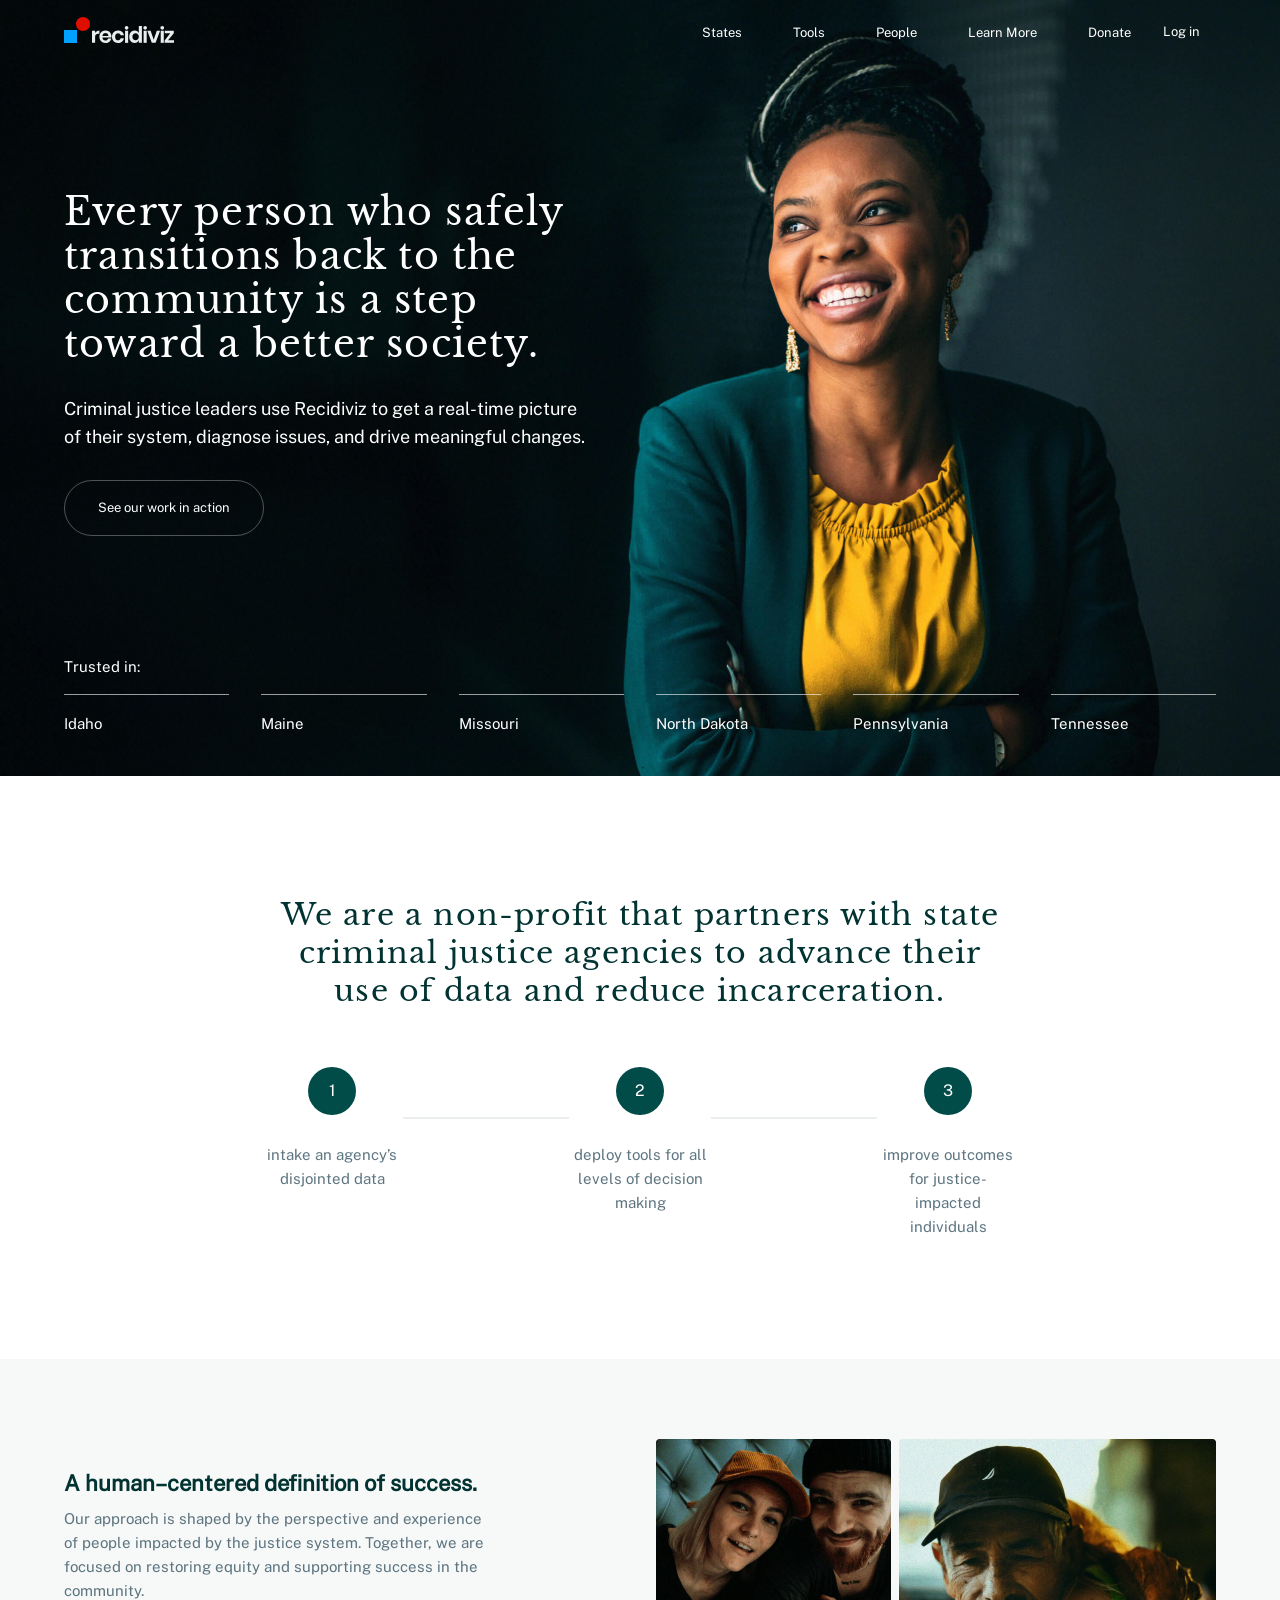
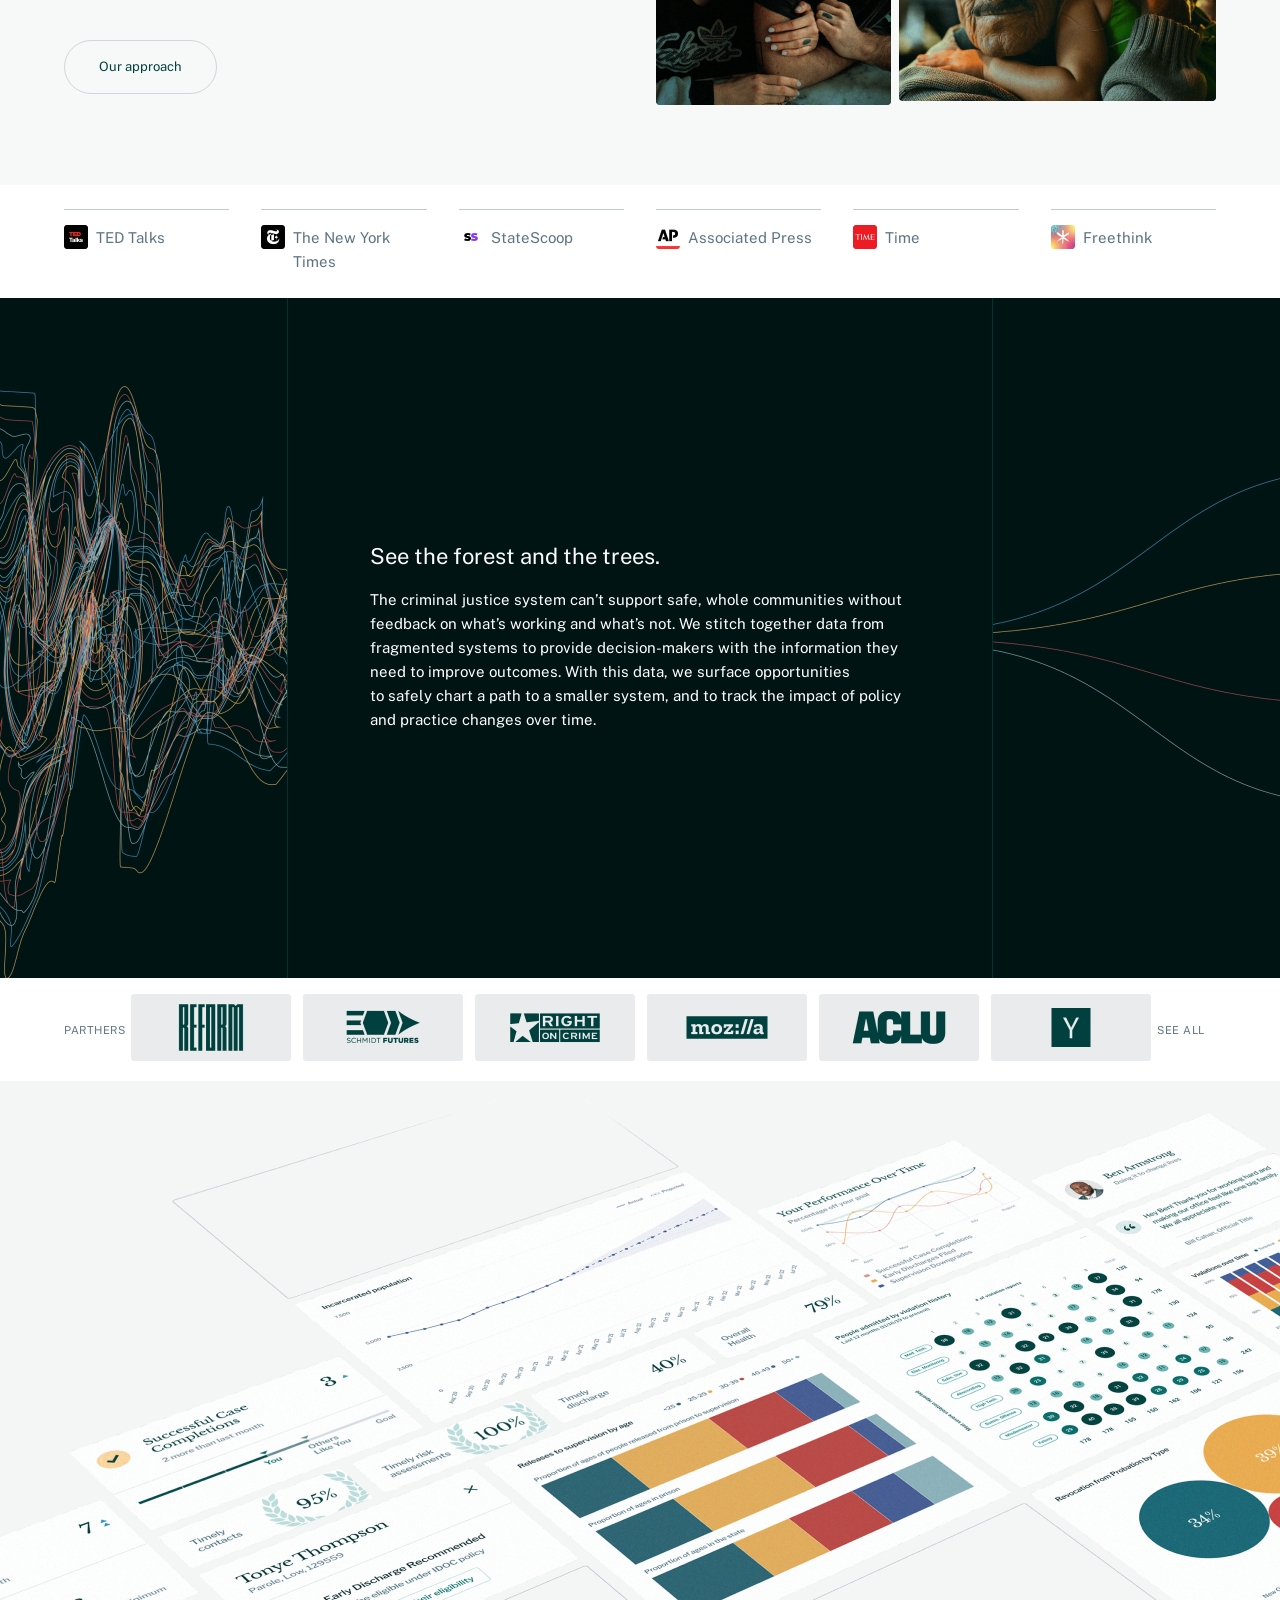
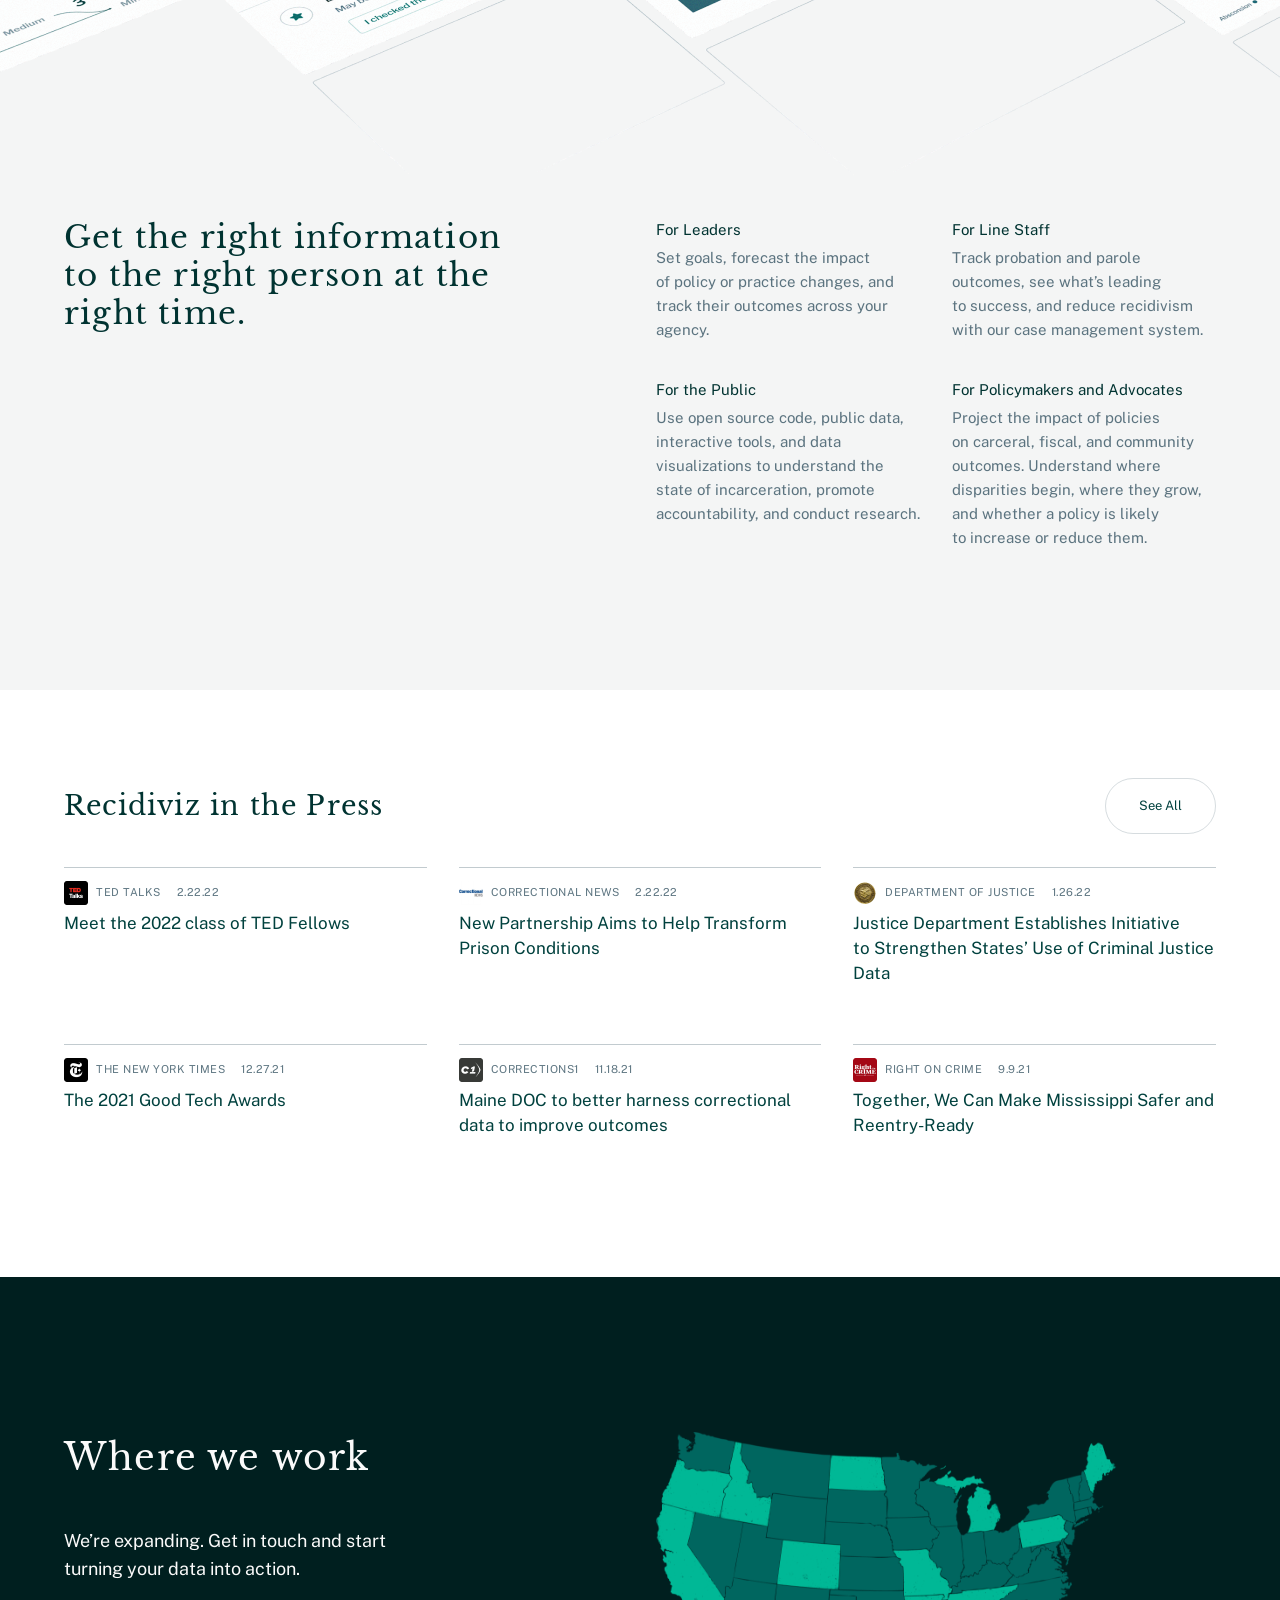
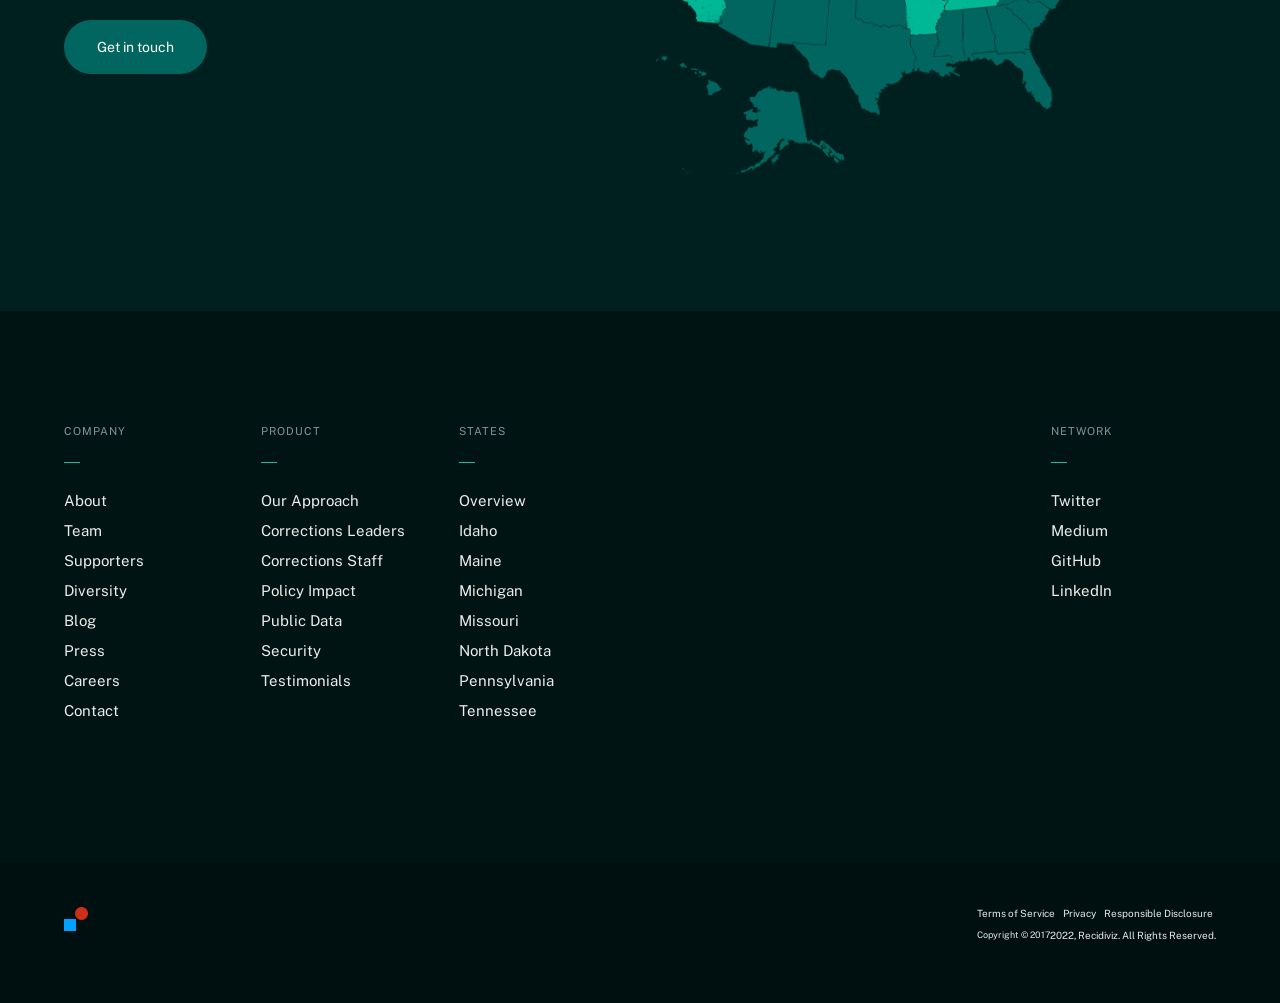
<file: index.html>
<!DOCTYPE html>
<html lang="eu" class="page">

<head>
  <meta charset="UTF-8">
  <meta name="viewport" content="width=device-width, initial-scale=1.0">
  <link rel="shortcut icon" href="favicon.ico" type="image/x-icon">
  <meta http-equiv="X-UA-Compatible" content="ie=edge">
  <meta name="theme-color" content="#111111">
  <title>Recidiviz</title>
  <link rel="preload" href="fonts/PublicSansRegular.woff2" as="font" type="font/woff2" crossorigin>
  <link rel="preload" href="fonts/LibreBaskervilleRegular.woff2" as="font" type="font/woff2" crossorigin>
  <link rel="stylesheet" href="css/vendor.css">
  <link rel="stylesheet" href="css/main.css">
  <script defer src="js/main.js"></script>
</head>

<body class="page__body">
  <div class="site-container">
    <header class="header header--position">
  <div class="container flex header__container">
    <a class="logo">
      <img src="img/logo.svg" alt="Recidiviz logo">
    </a>
    <nav class="nav flex" title="Main Navigation" data-menu>
      <ul class="nav__list list-reset flex" >
        <li class="nav__item">
          <a href="#" class="nav__link">States</a>
        </li>
        <li class="nav__item">
          <a href="#" class="nav__link">Tools</a>
        </li>
        <li class="nav__item">
          <a href="#" class="nav__link">People</a>
        </li>
        <li class="nav__item">
          <a href="#" class="nav__link">Learn More</a>
        </li>
        <li class="nav__item">
          <a href="#" class="nav__link">Donate</a>
        </li>
      </ul>
      <a class="nav__link" href="#">Log in</a>
    </nav>
    <button class="burger" aria-label="Open menu" aria-expanded="false" data-burger>
      <span class="burger__line"></span>
    </button>
  </div>
</header>

    <main class="main">
      <section class="hero">
  <div class="hero__container container grid">
    <div class="hero__content">
      <h1 class="hero__title">Every person who safely transitions back to the community is a step toward a better
        society.</h1>
      <p class="hero__descr">Criminal justice leaders use Recidiviz to get a real-time picture of their system, diagnose
        issues, and drive meaningful changes.</p>
      <a class="btn hero__btn" href="#">See our work in action</a>
    </div>
  </div>
  <div class="container hero__bottom-container">
    <div class="hero__bottom">
      <h2 class="hero__subtitle">Trusted in:</h2>
      <ul class="hero__list list-reset grid">
        <li class="hero__item">
          <a class="hero__link" href="#">Idaho</a>
        </li>
        <li class="hero__item">
          <a class="hero__link" href="#">Maine</a>
        </li>
        <li class="hero__item">
          <a class="hero__link" href="#">Missouri</a>
        </li>
        <li class="hero__item">
          <a class="hero__link" href="#">North Dakota</a>
        </li>
        <li class="hero__item">
          <a class="hero__link" href="#">Pennsylvania</a>
        </li>
        <li class="hero__item">
          <a class="hero__link" href="#">Tennessee</a>
        </li>
      </ul>
    </div>
  </div>
</section>

      <section class="steps">
  <div class="container">
    <h2 class="steps__title">We are a non-profit that partners with state criminal justice agencies to advance their use
      of data and reduce incarceration.</h2>
    <ul class="steps__list list-reset flex">
      <li class="steps__item">
        <p class="steps__descr">intake an agency’s disjointed data</p>
      </li>
      <li class="steps__item steps__item--line" aria-hidden="true"></li>
      <li class="steps__item">
        <p class="steps__descr">deploy tools for all levels of decision making</p>
      </li>
      <li class="steps__item steps__item--line" aria-hidden="true"></li>
      <li class="steps__item">
        <p class="steps__descr">improve outcomes for justice-impacted individuals</p>
      </li>
    </ul>
  </div>
</section>

      <section class="approach">
  <div class="approach__top">
    <div class="container grid">
      <div class="approach__left">
        <h2 class="approach__title">
          A human–centered definition of success.
        </h2>
        <p class="approach__descr">
          Our approach is shaped by the perspective and experience of people impacted by the justice system. Together,
          we are focused on restoring equity and supporting success in the community.
        </p>
        <button class="btn btn-reset approach__btn">Our approach</button>
      </div>
      <div class="approach__right">
        <img class="approach__image" srcset="img/approach-1_2x.jpg 2x" src="img/approach-1.jpg" alt="approach people"
          loading="lazy" width="235" height="266">
        <img class="approach__image" srcset="img/approach-2_2x.jpg 2x" src="img/approach-2.jpg" alt="approach people"
          loading="lazy" width="317" height="262">
      </div>
    </div>
  </div>
  <div class="approach__bottom">
    <div class="container">
      <ul class="approach__list list-reset grid">
        <li class="approach__item">
          <a class="approach__link approach__link--ted" href="#">TED Talks</a>
        </li>
        <li class="approach__item">
          <a class="approach__link approach__link--nyt" href="#">The New York Times</a>
        </li>
        <li class="approach__item">
          <a class="approach__link approach__link--scoop" href="#">StateScoop</a>
        </li>
        <li class="approach__item">
          <a class="approach__link approach__link--press" href="#">Associated Press</a>
        </li>
        <li class="approach__item">
          <a class="approach__link approach__link--time" href="#">Time</a>
        </li>
        <li class="approach__item">
          <a class="approach__link approach__link--freethink" href="#">Freethink</a>
        </li>
      </ul>
    </div>
  </div>
</section>

      <section class="info">
  <div class="info__content">
    <div class="info__text">
      <h2 class="info__title">See the forest and the trees.</h2>
      <p class="info__descr">The criminal justice system can’t support safe, whole communities without feedback on
        what’s
        working and what’s not. We stitch together data from fragmented systems to provide decision-makers with the
        information they need to improve outcomes. With this data, we surface opportunities to safely chart a path
        to a
        smaller system, and to track the impact of policy and practice changes over time.</p>
    </div>
  </div>
</section>

      <section class="parthers">
  <div class="container parthers__container flex">
    <h2 class="parthers__title">Parthers</h2>
    <ul class="parthers__list list-reset">
      <li class="parthers__item">
        <a class="parthers__link" href="#" target="_blank">
          <img class="parthers__logo" src="img/pathers-1.jpg" alt="Reform logo" width="160" height="67" loading="lazy">
        </a>
      </li>
      <li class="parthers__item">
        <a class="parthers__link" href="#" target="_blank">
          <img class="parthers__logo" src="img/pathers-2.jpg" alt="Schmidt logo" width="160" height="67" loading="lazy">
        </a>
      </li>
      <li class="parthers__item">
        <a class="parthers__link" href="#" target="_blank">
          <img class="parthers__logo" src="img/pathers-3.jpg" alt="Right logo" width="160" height="67" loading="lazy">
        </a>
      </li>
      <li class="parthers__item">
        <a class="parthers__link" href="#" target="_blank">
          <img class="parthers__logo" src="img/pathers-4.jpg" alt="Mozilla logo" width="160" height="67" loading="lazy">
        </a>
      </li>
      <li class="parthers__item">
        <a class="parthers__link" href="#" target="_blank">
          <img class="parthers__logo" src="img/pathers-5.jpg" alt="Aclu logo" width="160" height="67" loading="lazy">
        </a>
      </li>
      <li class="parthers__item">
        <a class="parthers__link" href="#" target="_blank">
          <img class="parthers__logo" src="img/pathers-6.jpg" alt="Y logo" width="160" height="67" loading="lazy">
        </a>
      </li>
    </ul>
    <a class="parthers__more" href="#">See All</a>
  </div>
</section>

      <div class="graphics">
        <img class="graphics__img" src="img/graphics.png" srcset="img/graphics_2x.png 2x" alt="" aria-hidden="true">
      </div>
      <section class="information">
  <div class="container grid">
    <div class="information__wrapper">
      <h2 class="information__title">Get the right information to the right person at the right time.</h2>
    </div>
    <ul class="information__list list-reset">
      <li class="information__item">
        <h3 class="information__subtitle">
          For Leaders
        </h3>
        <p class="information__descr">Set goals, forecast the impact of policy or practice changes, and track their
          outcomes across your agency.</p>
      </li>
      <li class="information__item">
        <h3 class="information__subtitle">
          For Line Staff
        </h3>
        <p class="information__descr">Track probation and parole outcomes, see what’s leading to success, and reduce
          recidivism with our case management system.</p>
      </li>
      <li class="information__item">
        <h3 class="information__subtitle">
          For the Public
        </h3>
        <p class="information__descr">Use open source code, public data, interactive tools, and data visualizations to
          understand the state of incarceration, promote accountability, and conduct research.</p>
      </li>
      <li class="information__item">
        <h3 class="information__subtitle">
          For Policymakers and Advocates
        </h3>
        <p class="information__descr">Project the impact of policies on carceral, fiscal, and community outcomes.
          Understand where disparities begin, where they grow, and whether a policy is likely to increase or reduce
          them.</p>
      </li>
    </ul>
  </div>
</section>

      <section class="press">
  <div class="container">
    <div class="press__top">
      <h2 class="press__title">Recidiviz in the Press</h2>
      <a class="press__link btn" href="#">See All</a>
    </div>
    <ul class="press__list list-reset grid">
      <li class="press__item">
        <article class="press-card">
          <div class="press-card__top">
            <div class="press-card__author press-card__author--ted">TED Talks</div>
            <time class="press-card__date" datetime="2022-02-22">2.22.22</time>
          </div>
          <h3 class="press-card__title">
            <a class="press-card__link" href="#">Meet the 2022 class of TED Fellows</a>
          </h3>
        </article>
      </li>
      <li class="press__item">
        <article class="press-card">
          <div class="press-card__top">
            <div class="press-card__author press-card__author--corr">Correctional News</div>
            <time class="press-card__date" datetime="2022-02-22">2.22.22</time>
          </div>
          <h3 class="press-card__title">
            <a class="press-card__link" href="#">New Partnership Aims to Help Transform Prison Conditions</a>
          </h3>
        </article>
      </li>
      <li class="press__item">
        <article class="press-card">
          <div class="press-card__top">
            <div class="press-card__author press-card__author--justice">Department of Justice</div>
            <time class="press-card__date" datetime="2022-01-26">1.26.22</time>
          </div>
          <h3 class="press-card__title">
            <a class="press-card__link" href="#">Justice Department Establishes Initiative to Strengthen States’ Use of
              Criminal Justice Data</a>
          </h3>
        </article>
      </li>
      <li class="press__item">
        <article class="press-card">
          <div class="press-card__top">
            <div class="press-card__author press-card__author--nyt">The New York Times</div>
            <time class="press-card__date" datetime="2021-12-27">12.27.21</time>
          </div>
          <h3 class="press-card__title">
            <a class="press-card__link" href="#">The 2021 Good Tech Awards</a>
          </h3>
        </article>
      </li>
      <li class="press__item">
        <article class="press-card">
          <div class="press-card__top">
            <div class="press-card__author press-card__author--corr1">Corrections1</div>
            <time class="press-card__date" datetime="2021-11-18">11.18.21</time>
          </div>
          <h3 class="press-card__title">
            <a class="press-card__link" href="#">Maine DOC to better harness correctional data to improve outcomes</a>
          </h3>
        </article>
      </li>
      <li class="press__item">
        <article class="press-card">
          <div class="press-card__top">
            <div class="press-card__author press-card__author--crime">Right on Crime</div>
            <time class="press-card__date" datetime="2021-09-09">9.9.21</time>
          </div>
          <h3 class="press-card__title">
            <a class="press-card__link" href="#">Together, We Can Make Mississippi Safer and Reentry-Ready</a>
          </h3>
        </article>
      </li>
    </ul>
  </div>
</section>

      <section class="where">
  <div class="container grid">
    <div class="where__content">
      <h2 class="where__title">Where we work</h2>
      <p class="where__descr">We’re expanding. Get in touch and start turning your data into action.</p>
      <button class="where__btn btn">Get in touch</button>
    </div>
    <div class="where__map">
      <img class="where__image" src="img/map.svg" alt="Map" loading="lazy" width="461" height="342">
    </div>
  </div>
</section>

    </main>
    <footer class="footer">
  <div class="footer__top">
    <div class="container grid">
      <div class="footer__column">
        <h2 class="footer__title">Company</h2>
        <ul class="footer__list list-reset">
          <li class="footer__item">
            <a class="footer__link" href="#">About</a>
          </li>
          <li class="footer__item">
            <a class="footer__link" href="#">Team</a>
          </li>
          <li class="footer__item">
            <a class="footer__link" href="#">Supporters</a>
          </li>
          <li class="footer__item">
            <a class="footer__link" href="#">Diversity</a>
          </li>
          <li class="footer__item">
            <a class="footer__link" href="#">Blog</a>
          </li>
          <li class="footer__item">
            <a class="footer__link" href="#">Press</a>
          </li>
          <li class="footer__item">
            <a class="footer__link" href="#">Careers</a>
          </li>
          <li class="footer__item">
            <a class="footer__link" href="#">Contact</a>
          </li>
        </ul>
      </div>
      <div class="footer__column">
        <h2 class="footer__title">Product</h2>
        <ul class="footer__list list-reset">
          <li class="footer__item">
            <a class="footer__link" href="#">Our Approach</a>
          </li>
          <li class="footer__item">
            <a class="footer__link" href="#">Corrections Leaders</a>
          </li>
          <li class="footer__item">
            <a class="footer__link" href="#">Corrections Staff</a>
          </li>
          <li class="footer__item">
            <a class="footer__link" href="#">Policy Impact</a>
          </li>
          <li class="footer__item">
            <a class="footer__link" href="#">Public Data</a>
          </li>
          <li class="footer__item">
            <a class="footer__link" href="#">Security</a>
          </li>
          <li class="footer__item">
            <a class="footer__link" href="#">Testimonials</a>
          </li>
        </ul>
      </div>
      <div class="footer__column">
        <h2 class="footer__title">States</h2>
        <ul class="footer__list list-reset">
          <li class="footer__item">
            <a class="footer__link" href="#">Overview</a>
          </li>
          <li class="footer__item">
            <a class="footer__link" href="#">Idaho</a>
          </li>
          <li class="footer__item">
            <a class="footer__link" href="#">Maine</a>
          </li>
          <li class="footer__item">
            <a class="footer__link" href="#">Michigan</a>
          </li>
          <li class="footer__item">
            <a class="footer__link" href="#">Missouri</a>
          </li>
          <li class="footer__item">
            <a class="footer__link" href="#">North Dakota</a>
          </li>
          <li class="footer__item">
            <a class="footer__link" href="#">Pennsylvania</a>
          </li>
          <li class="footer__item">
            <a class="footer__link" href="#">Tennessee</a>
          </li>
        </ul>
      </div>
      <div class="footer__column">
        <h2 class="footer__title">Network</h2>
        <ul class="footer__list list-reset">
          <li class="footer__item">
            <a class="footer__link" href="#">Twitter</a>
          </li>
          <li class="footer__item">
            <a class="footer__link" href="#">Medium</a>
          </li>
          <li class="footer__item">
            <a class="footer__link" href="#">GitHub</a>
          </li>
          <li class="footer__item">
            <a class="footer__link" href="#">LinkedIn</a>
          </li>
        </ul>
      </div>
    </div>
  </div>
  <div class="footer__bottom">
    <div class="footer__bottom-container container">
      <a class="footer__logo">
        <img src="img/logo-footer.svg" alt="logo" width="24" height="24">
      </a>
      <div class="footer__text">
        <ul class="footer__sublist list-reset">
          <li class="footer__sublist-item">
            <a class="footer__sublist-link" href="#">Terms of Service</a>
          </li>
          <li class="footer__sublist-item">
            <a class="footer__sublist-link" href="#">Privacy</a>
          </li>
          <li class="footer__sublist-item">
            <a class="footer__sublist-link" href="#">Responsible Disclosure</a>
          </li>
        </ul>
        <div class="footer__bottom-text">
          <div class="footer__copy">Copyright © 2017</div>
          <div class="footer__right">2022, Recidiviz. All Rights Reserved.</div>
        </div>
      </div>
    </div>
  </div>
</footer>

  </div>
</body>

</html>
</file>
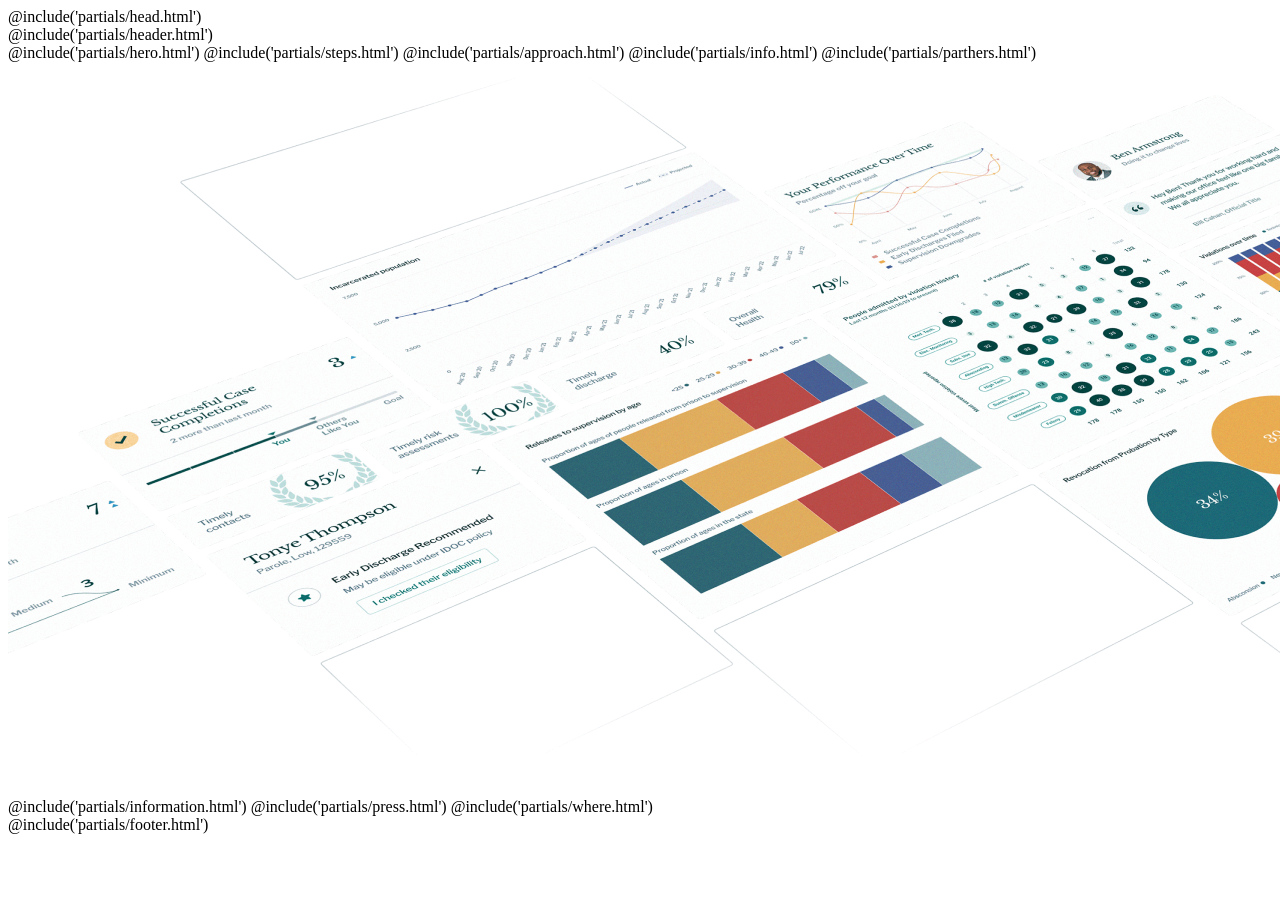
<file: src/index.html>
<!DOCTYPE html>
<html lang="eu" class="page">

@include('partials/head.html')

<body class="page__body">
  <div class="site-container">
    @include('partials/header.html')
    <main class="main">
      @include('partials/hero.html')
      @include('partials/steps.html')
      @include('partials/approach.html')
      @include('partials/info.html')
      @include('partials/parthers.html')
      <div class="graphics">
        <img class="graphics__img" src="img/graphics.png" srcset="img/graphics_2x.png 2x" alt="" aria-hidden="true">
      </div>
      @include('partials/information.html')
      @include('partials/press.html')
      @include('partials/where.html')
    </main>
    @include('partials/footer.html')
    <!-- @include('html/h1.html') пример include -->
  </div>
</body>

</html>
</file>
<file: css/main.css>
:root {
  --font-family: "PublicSans", sans-serif;
  --second-family: "LibreBaskerville", sans-serif;
  --content-width: 1152px;
  --container-offset: 15px;
  --container-width: calc(var(--content-width) + (var(--container-offset) * 2));
  --offset: 32px;
  --main-size: 13px;
  --second-size: 15px;
  --light-color: #fff;
  --accent-color: #00a1f0;
  --active-color: #e00e00;
  --deep-teal: #003331;
  --text-color: rgba(53, 83, 98, 0.8);
}

/* stylelint-disable */ /* stylelint-disable */ /* stylelint-disable */
.custom-checkbox__field:checked + .custom-checkbox__content::after {
  opacity: 1;
}

.custom-checkbox__field:focus + .custom-checkbox__content::before {
  outline: 2px solid #f00;
  outline-offset: 2px;
}

.custom-checkbox__field:disabled + .custom-checkbox__content {
  opacity: 0.4;
  pointer-events: none;
}

/* stylelint-disable */ /* stylelint-disable */ /* stylelint-disable value-keyword-case */
@font-face {
  font-family: "PublicSans";
  src: url("../fonts/../fonts/PublicSansRegular.woff2") format("woff2");
  font-weight: 400;
  font-display: swap;
  font-style: normal;
}
@font-face {
  font-family: "LibreBaskerville";
  src: url("../fonts/../fonts/LibreBaskervilleRegular.woff2") format("woff2");
  font-weight: 400;
  font-display: swap;
  font-style: normal;
}
html {
  -webkit-box-sizing: border-box;
  box-sizing: border-box;
}

*,
*::before,
*::after {
  -webkit-box-sizing: inherit;
  box-sizing: inherit;
}

.page {
  height: 100%;
  font-family: var(--font-family);
  -webkit-text-size-adjust: 100%;
}

.page__body {
  margin: 0;
  min-width: 320px;
  min-height: 100%;
  font-size: 16px;
}

img {
  height: auto;
  max-width: 100%;
  -o-object-fit: cover;
  object-fit: cover;
}

a {
  text-decoration: none;
}

.site-container {
  overflow: hidden;
}

.is-hidden {
  display: none !important; /* stylelint-disable-line declaration-no-important */
}

.btn-reset {
  border: none;
  padding: 0;
  background-color: transparent;
  cursor: pointer;
}

.list-reset {
  list-style: none;
  margin: 0;
  padding: 0;
}

.input-reset {
  -webkit-appearance: none;
  -moz-appearance: none;
  appearance: none;
  border: none;
  border-radius: 0;
  background-color: #fff;
}
.input-reset::-webkit-search-decoration, .input-reset::-webkit-search-cancel-button, .input-reset::-webkit-search-results-button, .input-reset::-webkit-search-results-decoration {
  display: none;
}

.visually-hidden {
  position: absolute;
  overflow: hidden;
  margin: -1px;
  border: 0;
  padding: 0;
  width: 1px;
  height: 1px;
  clip: rect(0 0 0 0);
}

.container {
  margin: 0 auto;
  padding: 0 var(--container-offset);
  max-width: var(--container-width);
}

.js-focus-visible :focus:not(.focus-visible) {
  outline: none;
}

.centered {
  text-align: center;
}

.dis-scroll {
  position: fixed;
  left: 0;
  top: 0;
  overflow: hidden;
  width: 100%;
  height: 100vh;
  -ms-scroll-chaining: none;
  overscroll-behavior: none;
}

.page--ios .dis-scroll {
  position: relative;
}

.flex {
  display: -webkit-box;
  display: -ms-flexbox;
  display: flex;
}

.grid {
  display: -ms-grid;
  display: grid;
  -ms-grid-columns: (1fr)[12];
  grid-template-columns: repeat(12, 1fr);
  -webkit-column-gap: var(--offset);
  -moz-column-gap: var(--offset);
  column-gap: var(--offset);
}
@media (max-width: 768px) {
  .grid {
    -ms-grid-columns: (1fr)[4];
    grid-template-columns: repeat(4, 1fr);
  }
}

.graphics {
  background-color: #f4f5f5;
}
.graphics__img {
  width: 100%;
}

.burger {
  --burger-width: 30px;
  --burger-height: 30px;
  --burger-line-height: 2px;
  position: relative;
  border: none;
  padding: 0;
  width: var(--burger-width);
  height: var(--burger-height);
  color: #000;
  background-color: transparent;
  cursor: pointer;
  display: none;
  --burger-height: 20px;
  color: var(--light-color);
}
.burger::before, .burger::after {
  content: "";
  position: absolute;
  left: 0;
  width: 100%;
  height: var(--burger-line-height);
  background-color: currentColor;
  -webkit-transition: top 0.3s ease-in-out, -webkit-transform 0.3s ease-in-out;
  transition: top 0.3s ease-in-out, -webkit-transform 0.3s ease-in-out;
  -o-transition: transform 0.3s ease-in-out, top 0.3s ease-in-out;
  transition: transform 0.3s ease-in-out, top 0.3s ease-in-out;
  transition: transform 0.3s ease-in-out, top 0.3s ease-in-out, -webkit-transform 0.3s ease-in-out;
}
.burger::before {
  top: 0;
}
.burger::after {
  top: calc(100% - var(--burger-line-height));
}
.burger__line {
  position: absolute;
  left: 0;
  top: 50%;
  width: 100%;
  height: var(--burger-line-height);
  background-color: currentColor;
  -webkit-transform: translateY(-50%);
  -ms-transform: translateY(-50%);
  transform: translateY(-50%);
  -webkit-transition: -webkit-transform 0.3s ease-in-out;
  transition: -webkit-transform 0.3s ease-in-out;
  -o-transition: transform 0.3s ease-in-out;
  transition: transform 0.3s ease-in-out;
  transition: transform 0.3s ease-in-out, -webkit-transform 0.3s ease-in-out;
}
.burger--active::before {
  top: 50%;
  -webkit-transform: rotate(45deg);
  -ms-transform: rotate(45deg);
  transform: rotate(45deg);
  -webkit-transition: top 0.3s ease-in-out, -webkit-transform 0.3s ease-in-out;
  transition: top 0.3s ease-in-out, -webkit-transform 0.3s ease-in-out;
  -o-transition: transform 0.3s ease-in-out, top 0.3s ease-in-out;
  transition: transform 0.3s ease-in-out, top 0.3s ease-in-out;
  transition: transform 0.3s ease-in-out, top 0.3s ease-in-out, -webkit-transform 0.3s ease-in-out;
}
.burger--active::after {
  top: 50%;
  -webkit-transform: rotate(-45deg);
  -ms-transform: rotate(-45deg);
  transform: rotate(-45deg);
  -webkit-transition: top 0.3s ease-in-out, -webkit-transform 0.3s ease-in-out;
  transition: top 0.3s ease-in-out, -webkit-transform 0.3s ease-in-out;
  -o-transition: transform 0.3s ease-in-out, top 0.3s ease-in-out;
  transition: transform 0.3s ease-in-out, top 0.3s ease-in-out;
  transition: transform 0.3s ease-in-out, top 0.3s ease-in-out, -webkit-transform 0.3s ease-in-out;
}
.burger--active .burger__line {
  -webkit-transform: scale(0);
  -ms-transform: scale(0);
  transform: scale(0);
  -webkit-transition: -webkit-transform 0.3s ease-in-out;
  transition: -webkit-transform 0.3s ease-in-out;
  -o-transition: transform 0.3s ease-in-out;
  transition: transform 0.3s ease-in-out;
  transition: transform 0.3s ease-in-out, -webkit-transform 0.3s ease-in-out;
}
@media (max-width: 768px) {
  .burger {
    display: block;
  }
}

.btn {
  display: -webkit-inline-box;
  display: -ms-inline-flexbox;
  display: inline-flex;
  -webkit-box-align: center;
  -ms-flex-align: center;
  align-items: center;
  -webkit-box-pack: center;
  -ms-flex-pack: center;
  justify-content: center;
  border: 1px solid rgba(255, 255, 255, 0.3);
  border-radius: 80px;
  padding: 17px 33px;
  font-size: var(--main-size);
  line-height: 20px;
  letter-spacing: 0.02px;
  text-align: center;
  color: var(--light-color);
  -webkit-transition: background-color 0.3s ease, border-color 0.3s ease;
  -o-transition: background-color 0.3s ease, border-color 0.3s ease;
  transition: background-color 0.3s ease, border-color 0.3s ease;
  cursor: pointer;
}
.btn:focus {
  outline: none;
}
@media (any-hover: hover) {
  .btn:hover {
    border-color: var(--accent-color);
    background-color: var(--accent-color);
  }
}
.btn:active {
  border-color: var(--active-color);
  background-color: var(--active-color);
}

.btn.focus-visible {
  border-color: var(--active-color);
}

.header {
  padding: 17px 0;
}
.header__container {
  -webkit-box-align: center;
  -ms-flex-align: center;
  align-items: center;
  -webkit-box-pack: justify;
  -ms-flex-pack: justify;
  justify-content: space-between;
}
.header--position {
  position: absolute;
  left: 0;
  top: 0;
  z-index: 10;
  width: 100%;
}

.nav {
  -webkit-box-align: center;
  -ms-flex-align: center;
  align-items: center;
  padding-right: 16px;
}
.nav__list {
  -webkit-box-align: center;
  -ms-flex-align: center;
  align-items: center;
  margin-right: 32px;
  gap: 51px;
}
@media (max-width: 768px) {
  .nav__list {
    -webkit-box-orient: vertical;
    -webkit-box-direction: normal;
    -ms-flex-direction: column;
    flex-direction: column;
    -webkit-box-align: start;
    -ms-flex-align: start;
    align-items: flex-start;
    margin-right: 0;
  }
}
.nav__link {
  font-size: var(--main-size);
  color: var(--light-color);
  -webkit-transition: color 0.3s ease;
  -o-transition: color 0.3s ease;
  transition: color 0.3s ease;
}
.nav__link:focus {
  outline: none;
}
@media (any-hover: hover) {
  .nav__link:hover {
    color: var(--accent-color);
  }
}
.nav__link:active {
  color: var(--active-color);
}
@media (max-width: 768px) {
  .nav__link {
    font-size: 16px;
  }
}
@media (max-width: 768px) {
  .nav {
    position: fixed;
    left: 0;
    top: 0;
    width: 60%;
    z-index: 100;
    height: 100vh;
    overflow-y: auto;
    padding: var(--offset);
    background-color: #001414;
    -webkit-box-orient: vertical;
    -webkit-box-direction: normal;
    -ms-flex-direction: column;
    flex-direction: column;
    -webkit-box-align: start;
    -ms-flex-align: start;
    align-items: flex-start;
    gap: 51px;
    visibility: hidden;
    -webkit-transform: translateX(-100%);
    -ms-transform: translateX(-100%);
    transform: translateX(-100%);
    -webkit-transition: visibility 0.3s ease, -webkit-transform 0.3s ease;
    transition: visibility 0.3s ease, -webkit-transform 0.3s ease;
    -o-transition: transform 0.3s ease, visibility 0.3s ease;
    transition: transform 0.3s ease, visibility 0.3s ease;
    transition: transform 0.3s ease, visibility 0.3s ease, -webkit-transform 0.3s ease;
  }
}

.nav__link.focus-visible {
  outline: 1px solid var(--accent-color);
  outline-offset: 3px;
}

.nav.menu--active {
  visibility: visible;
  -webkit-transform: none;
  -ms-transform: none;
  transform: none;
}

.hero {
  display: -webkit-box;
  display: -ms-flexbox;
  display: flex;
  -webkit-box-orient: vertical;
  -webkit-box-direction: normal;
  -ms-flex-direction: column;
  flex-direction: column;
  padding-top: 190px;
  padding-bottom: 40px;
  min-height: 776px;
  color: var(--light-color);
  background-image: url(../img/hero-bg.jpg);
  background-repeat: no-repeat;
  background-size: cover;
  background-position: center top;
}
@media (max-width: 1024px) {
  .hero__container {
    margin-bottom: var(--offset);
  }
}
.hero__content {
  -ms-grid-column-span: 6;
  grid-column: 6 span;
}
@media (max-width: 768px) {
  .hero__content {
    -ms-grid-column-span: 4;
    grid-column: 4 span;
  }
}
.hero__title {
  margin: 0;
  margin-bottom: 29px;
  font-family: var(--second-family);
  font-weight: 400;
  font-size: 38px;
  line-height: 44px;
  letter-spacing: 1.2px;
}
@media (max-width: 1024px) {
  .hero__title {
    font-size: 32px;
    line-height: 40px;
  }
}
.hero__descr {
  margin: 0;
  margin-bottom: 29px;
  font-weight: 400;
  font-size: 18px;
  line-height: 28px;
}
.hero__bottom-container {
  margin-top: auto;
  width: 100%;
}
.hero__subtitle {
  margin: 0;
  margin-bottom: 15px;
  font-weight: 400;
  font-size: 15px;
  line-height: 24px;
}
@media (max-width: 768px) {
  .hero__list {
    row-gap: var(--offset);
  }
}
.hero__item {
  -ms-grid-column-span: 2;
  grid-column: 2 span;
}
.hero__link {
  display: block;
  border-top: 1px solid rgba(255, 255, 255, 0.6);
  padding-top: 17px;
  font-weight: 400;
  font-size: 15px;
  line-height: 24px;
  color: inherit;
  -webkit-transition: color 0.3s ease, border-color 0.3s ease;
  -o-transition: color 0.3s ease, border-color 0.3s ease;
  transition: color 0.3s ease, border-color 0.3s ease;
}
.hero__link:focus {
  outline: none;
}
@media (any-hover: hover) {
  .hero__link:hover {
    border-color: var(--accent-color);
    color: var(--accent-color);
  }
}
.hero__link:active {
  border-color: var(--active-color);
  color: var(--active-color);
}

.hero__link.focus-visible {
  border-color: var(--active-color);
  color: var(--active-color);
}

.steps {
  padding: 120px 0;
  background-color: var(--light-color);
}
.steps__title {
  margin: 0 auto;
  margin-bottom: 57px;
  max-width: 720px;
  font-family: var(--second-family);
  font-weight: 400;
  font-size: 30px;
  line-height: 38px;
  text-align: center;
  letter-spacing: 1.2px;
  color: var(--deep-teal);
}
@media (max-width: 768px) {
  .steps__title {
    font-size: 24px;
    line-height: 32px;
  }
}
.steps__list {
  max-width: 758px;
  margin: 0 auto;
  -webkit-box-pack: justify;
  -ms-flex-pack: justify;
  justify-content: space-between;
  counter-reset: steps;
}
@media (max-width: 768px) {
  .steps__list {
    -ms-flex-wrap: wrap;
    flex-wrap: wrap;
    gap: var(--offset);
  }
}
.steps__item {
  display: -webkit-box;
  display: -ms-flexbox;
  display: flex;
  -webkit-box-orient: vertical;
  -webkit-box-direction: normal;
  -ms-flex-direction: column;
  flex-direction: column;
  -webkit-box-align: center;
  -ms-flex-align: center;
  align-items: center;
}
.steps__item::before {
  content: counter(steps);
  counter-increment: steps;
  display: -webkit-box;
  display: -ms-flexbox;
  display: flex;
  -webkit-box-align: center;
  -ms-flex-align: center;
  align-items: center;
  -webkit-box-pack: center;
  -ms-flex-pack: center;
  justify-content: center;
  margin-bottom: 28px;
  width: 48px;
  height: 48px;
  background-color: #014c48;
  border-radius: 100%;
  font-weight: 400;
  font-size: 16px;
  line-height: 30px;
  color: var(--light-color);
}
.steps__item--line {
  position: relative;
  -webkit-box-flex: 1;
  -ms-flex-positive: 1;
  flex-grow: 1;
}
.steps__item--line::before {
  display: none;
}
.steps__item--line::after {
  content: "";
  position: absolute;
  left: 0;
  top: 50%;
  margin-top: -35px;
  width: 100%;
  height: 1px;
  background: rgba(53, 83, 98, 0.2);
  -webkit-transform: translateY(-50%);
  -ms-transform: translateY(-50%);
  transform: translateY(-50%);
}
@media (max-width: 768px) {
  .steps__item {
    width: 100%;
  }
  .steps__item::after {
    display: none;
  }
}
.steps__descr {
  margin: 0;
  max-width: 142px;
  font-weight: 400;
  font-size: 15px;
  line-height: 24px;
  text-align: center;
  color: rgba(53, 83, 98, 0.8);
}
@media (max-width: 768px) {
  .steps {
    padding: 60px 0;
  }
}

.approach__top {
  padding: 80px 0;
  background-color: #f7f8f8;
}
@media (max-width: 768px) {
  .approach__top {
    padding: 60px 0;
  }
}
.approach__left {
  -ms-grid-column-span: 5;
  grid-column: 5 span;
  padding-top: 33px;
}
@media (max-width: 1200px) {
  .approach__left {
    margin-bottom: var(--offset);
  }
}
@media (max-width: 768px) {
  .approach__left {
    -ms-grid-column-span: 4;
    grid-column: 4 span;
  }
}
.approach__right {
  display: -webkit-box;
  display: -ms-flexbox;
  display: flex;
  -webkit-box-align: start;
  -ms-flex-align: start;
  align-items: flex-start;
  -webkit-box-pack: end;
  -ms-flex-pack: end;
  justify-content: flex-end;
  grid-column: 7/6 span;
  gap: 8px;
}
@media (max-width: 1200px) {
  .approach__right {
    -ms-grid-column-span: 12;
    grid-column: 12 span;
    -webkit-box-pack: start;
    -ms-flex-pack: start;
    justify-content: flex-start;
  }
}
@media (max-width: 768px) {
  .approach__right {
    -ms-grid-column-span: 4;
    grid-column: 4 span;
    -ms-flex-wrap: wrap;
    flex-wrap: wrap;
  }
}
.approach__image {
  border-radius: 3px;
}
.approach__title {
  margin: 0;
  margin-bottom: 13px;
  font-size: 22px;
  line-height: 22px;
  color: var(--deep-teal);
}
.approach__descr {
  margin: 0;
  margin-bottom: 37px;
  font-weight: 400;
  font-size: 15px;
  line-height: 24px;
  color: var(--text-color);
}
.approach__btn {
  padding: 16px 34px;
  border: 1px solid rgba(53, 83, 98, 0.2);
  border-radius: 80px;
  color: #00413e;
}
.approach__bottom {
  padding: 24px 0;
  background-color: var(--light-color);
}
.approach__item {
  -ms-grid-column-span: 2;
  grid-column: 2 span;
}
.approach__link {
  display: block;
  border-top: 1px solid rgba(53, 83, 98, 0.3);
  padding-top: 16px;
  padding-left: 32px;
  font-weight: 400;
  font-size: 15px;
  line-height: 24px;
  color: var(--text-color);
  -webkit-transition: color 0.3s ease, border-color 0.3s ease;
  -o-transition: color 0.3s ease, border-color 0.3s ease;
  transition: color 0.3s ease, border-color 0.3s ease;
  background-position: left top 15px;
  background-size: 24px 24px;
  background-repeat: no-repeat;
}
.approach__link:focus {
  outline: none;
}
@media (any-hover: hover) {
  .approach__link:hover {
    border-color: var(--accent-color);
    color: var(--accent-color);
  }
}
.approach__link:active {
  border-color: var(--active-color);
  color: var(--active-color);
}
.approach__link--ted {
  background-image: url(../img/approach-icon-1.png);
}
.approach__link--nyt {
  background-image: url(../img/approach-icon-2.png);
}
.approach__link--scoop {
  background-image: url(../img/approach-icon-3.png);
}
.approach__link--press {
  background-image: url(../img/approach-icon-4.png);
}
.approach__link--time {
  background-image: url(../img/approach-icon-5.png);
}
.approach__link--freethink {
  background-image: url(../img/approach-icon-6.png);
}

.approach__link.focus-visible {
  border-color: var(--active-color);
}

.info {
  position: relative;
  display: -webkit-box;
  display: -ms-flexbox;
  display: flex;
  background-color: #001414;
  height: 680px;
}
.info::before {
  content: "";
  width: 287px;
  -ms-flex-negative: 0;
  flex-shrink: 0;
  height: 100%;
  background-image: url(../img/info-1.png);
  background-repeat: no-repeat;
  background-size: cover;
  background-position: center center;
}
@media (max-width: 1024px) {
  .info::before {
    display: none;
  }
}
.info::after {
  content: "";
  width: 287px;
  -ms-flex-negative: 0;
  flex-shrink: 0;
  height: 100%;
  background-image: url(../img/info-2.png);
  background-repeat: no-repeat;
  background-size: cover;
  background-position: center center;
}
@media (max-width: 1024px) {
  .info::after {
    display: none;
  }
}
.info__content {
  display: -webkit-box;
  display: -ms-flexbox;
  display: flex;
  -webkit-box-orient: vertical;
  -webkit-box-direction: normal;
  -ms-flex-direction: column;
  flex-direction: column;
  -webkit-box-pack: center;
  -ms-flex-pack: center;
  justify-content: center;
  -webkit-box-align: center;
  -ms-flex-align: center;
  align-items: center;
  -webkit-box-flex: 1;
  -ms-flex-positive: 1;
  flex-grow: 1;
  border-left: 1px solid var(--deep-teal);
  border-right: 1px solid var(--deep-teal);
  padding: 0 82px;
  height: 100%;
}
@media (max-width: 1024px) {
  .info__content {
    padding: var(--offset);
  }
}
@media (max-width: 768px) {
  .info__content {
    padding: 60px 15px;
  }
}
.info__text {
  max-width: 542px;
}
.info__title {
  margin: 0 auto;
  margin-bottom: 21px;
  font-weight: 400;
  font-size: 22px;
  line-height: 22px;
  color: var(--light-color);
}
.info__descr {
  margin: 0 auto;
  font-weight: 400;
  font-size: 15px;
  line-height: 24px;
  color: var(--light-color);
}
@media (max-width: 1024px) {
  .info {
    height: auto;
  }
}

.parthers {
  padding: 16px 0;
}
.parthers__container {
  -webkit-box-align: center;
  -ms-flex-align: center;
  align-items: center;
  gap: 6px;
}
@media (max-width: 1200px) {
  .parthers__container {
    -webkit-box-pack: justify;
    -ms-flex-pack: justify;
    justify-content: space-between;
  }
}
@media (max-width: 1024px) {
  .parthers__container {
    -ms-flex-wrap: wrap;
    flex-wrap: wrap;
    -webkit-box-pack: start;
    -ms-flex-pack: start;
    justify-content: flex-start;
  }
}
@media (max-width: 1200px) {
  .parthers__logo {
    max-width: 130px;
  }
}
.parthers__title {
  margin: 0;
  font-weight: 400;
  font-size: 11px;
  line-height: 16px;
  letter-spacing: 0.5px;
  text-transform: uppercase;
  color: var(--text-color);
}
.parthers__more {
  font-weight: 400;
  font-size: 11px;
  line-height: 16px;
  letter-spacing: 0.5px;
  text-transform: uppercase;
  color: var(--text-color);
  -webkit-transition: color 0.3s ease;
  -o-transition: color 0.3s ease;
  transition: color 0.3s ease;
}
.parthers__more:focus {
  outline: none;
}
@media (any-hover: hover) {
  .parthers__more:hover {
    color: var(--accent-color);
  }
}
.parthers__more:active {
  color: var(--active-color);
}
.parthers__list {
  display: -webkit-box;
  display: -ms-flexbox;
  display: flex;
  -webkit-box-align: center;
  -ms-flex-align: center;
  align-items: center;
  gap: 12px;
}
@media (max-width: 1200px) {
  .parthers__list {
    -webkit-box-pack: justify;
    -ms-flex-pack: justify;
    justify-content: space-between;
  }
}
@media (max-width: 1024px) {
  .parthers__list {
    -ms-flex-wrap: wrap;
    flex-wrap: wrap;
    -webkit-box-pack: start;
    -ms-flex-pack: start;
    justify-content: flex-start;
  }
}
.parthers__link:focus {
  outline: none;
}

.parthers__more.focus-visible {
  outline: 1px solid var(--active-color);
  outline-offset: 2px;
}

.parthers__link.focus-visible {
  outline: 1px solid var(--active-color);
  outline-offset: 2px;
}

.information {
  position: relative;
  padding-bottom: 140px;
  background-color: #f4f5f5;
}
.information__wrapper {
  -ms-grid-column-span: 6;
  grid-column: 6 span;
}
@media (max-width: 768px) {
  .information__wrapper {
    -ms-grid-column-span: 4;
    grid-column: 4 span;
  }
}
.information__title {
  margin: 0;
  max-width: 80%;
  font-family: var(--second-family);
  font-weight: 400;
  font-size: 31px;
  line-height: 38px;
  letter-spacing: 1.2px;
  color: var(--deep-teal);
}
@media (max-width: 768px) {
  .information__title {
    margin-bottom: 20px;
  }
}
.information__list {
  grid-column: 7/6 span;
  display: -ms-grid;
  display: grid;
  -ms-grid-columns: (1fr)[6];
  grid-template-columns: repeat(6, 1fr);
  -webkit-column-gap: var(--offset);
  -moz-column-gap: var(--offset);
  column-gap: var(--offset);
  row-gap: 36px;
}
@media (max-width: 768px) {
  .information__list {
    -ms-grid-column-span: 4;
    grid-column: 4 span;
    -ms-grid-columns: (1fr)[4];
    grid-template-columns: repeat(4, 1fr);
  }
}
.information__item {
  -ms-grid-column-span: 3;
  grid-column: 3 span;
}
@media (max-width: 768px) {
  .information__item {
    -ms-grid-column-span: 4;
    grid-column: 4 span;
  }
}
.information__subtitle {
  margin: 0;
  margin-bottom: 4px;
  font-weight: 400;
  font-size: 15px;
  line-height: 24px;
  color: var(--deep-teal);
}
.information__descr {
  margin: 0;
  font-weight: 400;
  font-size: 15px;
  line-height: 24px;
  color: var(--text-color);
}
@media (max-width: 768px) {
  .information {
    padding-bottom: 60px;
  }
}

.press {
  padding: 88px 0;
  background-color: var(--light-color);
}
.press__top {
  margin-bottom: 33px;
  display: -webkit-box;
  display: -ms-flexbox;
  display: flex;
  -webkit-box-align: center;
  -ms-flex-align: center;
  align-items: center;
  -webkit-box-pack: justify;
  -ms-flex-pack: justify;
  justify-content: space-between;
}
@media (max-width: 768px) {
  .press__top {
    -ms-flex-wrap: wrap;
    flex-wrap: wrap;
    gap: 20px;
  }
}
.press__title {
  margin: 0;
  font-family: var(--second-family);
  font-weight: 400;
  font-size: 27px;
  line-height: 38px;
  letter-spacing: 1.2px;
  color: var(--deep-teal);
}
.press__link {
  color: #00413e;
  border: 1px solid rgba(53, 83, 98, 0.2);
}
.press__list {
  row-gap: var(--offset);
}
.press__item {
  -ms-grid-column-span: 4;
  grid-column: 4 span;
}
@media (max-width: 768px) {
  .press {
    padding: 60px 0;
  }
}

.press-card {
  position: relative;
  border-top: 1px solid rgba(53, 83, 98, 0.3);
  padding-top: 16px;
  min-height: 145px;
}
.press-card__top {
  display: -webkit-box;
  display: -ms-flexbox;
  display: flex;
  -webkit-box-align: center;
  -ms-flex-align: center;
  align-items: center;
  gap: 16px;
  margin-bottom: 11px;
}
.press-card__author {
  font-weight: 400;
  font-size: 11px;
  line-height: 16px;
  letter-spacing: 0.5px;
  text-transform: uppercase;
  color: var(--text-color);
  margin: -18px 0;
  padding: 18px 0;
  padding-left: 32px;
  -webkit-transition: color 0.3s ease, border-color 0.3s ease;
  -o-transition: color 0.3s ease, border-color 0.3s ease;
  transition: color 0.3s ease, border-color 0.3s ease;
  background-position: left top 15px;
  background-size: 24px 24px;
  background-repeat: no-repeat;
}
.press-card__author--ted {
  background-image: url(../img/approach-icon-1.png);
}
.press-card__author--nyt {
  background-image: url(../img/approach-icon-2.png);
}
.press-card__author--corr {
  background-image: url(../img/press-1.png);
}
.press-card__author--justice {
  background-image: url(../img/press-2.png);
}
.press-card__author--corr1 {
  background-image: url(../img/press-3.png);
}
.press-card__author--crime {
  background-image: url(../img/press-4.png);
}
.press-card__date {
  font-weight: 400;
  font-size: 11px;
  line-height: 16px;
  letter-spacing: 0.5px;
  text-transform: uppercase;
  color: var(--text-color);
}
.press-card__title {
  margin: 0;
  font-weight: 400;
  font-size: 17px;
  line-height: 25px;
  color: #00413e;
}
.press-card__link {
  color: inherit;
  -webkit-transition: color 0.3s ease;
  -o-transition: color 0.3s ease;
  transition: color 0.3s ease;
}
.press-card__link::after {
  content: "";
  position: absolute;
  inset: 0;
}
.press-card__link:focus {
  outline: none;
}
@media (any-hover: hover) {
  .press-card__link:hover {
    color: var(--accent-color);
  }
}
.press-card__link:active {
  color: var(--active-color);
}

.press-card__link.focus-visible::after {
  outline: 1px solid var(--active-color);
}

.where {
  padding-top: 155px;
  padding-bottom: 133px;
  background-color: #001f1f;
  color: var(--light-color);
}
.where__content {
  -ms-grid-column-span: 4;
  grid-column: 4 span;
}
@media (max-width: 768px) {
  .where__content {
    margin-bottom: 20px;
  }
}
.where__map {
  grid-column: 7/5 span;
}
@media (max-width: 768px) {
  .where__map {
    -ms-grid-column-span: 4;
    grid-column: 4 span;
  }
}
.where__title {
  margin: 0;
  margin-bottom: 43px;
  font-family: var(--second-family);
  font-weight: 400;
  font-size: 36px;
  line-height: 52px;
  letter-spacing: 1.2px;
  color: #fafafa;
}
.where__descr {
  margin: 0;
  margin-bottom: 37px;
  font-weight: 400;
  font-size: 18px;
  line-height: 28px;
  color: #fafafa;
}
.where__btn {
  border: none;
  font-size: 14px;
  background-color: #00665f;
}
@media (max-width: 768px) {
  .where {
    padding: 60px 0;
  }
}

.footer__top {
  padding-top: 112px;
  padding-bottom: 137px;
  background-color: #001414;
}
@media (max-width: 768px) {
  .footer__top .container {
    row-gap: var(--offset);
  }
}
@media (max-width: 768px) {
  .footer__top {
    padding: 60px 0;
  }
}
.footer__column {
  -ms-grid-column-span: 2;
  grid-column: 2 span;
}
.footer__column:last-child {
  grid-column: 11/2 span;
}
@media (max-width: 768px) {
  .footer__column:last-child {
    -ms-grid-column-span: 2;
    grid-column: 2 span;
  }
}
.footer__link {
  font-weight: 400;
  font-size: 15px;
  line-height: 30px;
  color: #edeceb;
  -webkit-transition: color 0.3s ease;
  -o-transition: color 0.3s ease;
  transition: color 0.3s ease;
}
.footer__link:focus {
  outline: none;
}
@media (any-hover: hover) {
  .footer__link:hover {
    color: var(--accent-color);
  }
}
.footer__link:active {
  color: var(--active-color);
}
.footer__title {
  position: relative;
  margin: 0;
  padding-bottom: 24px;
  margin-bottom: 23px;
  font-weight: 400;
  font-size: 11px;
  line-height: 16px;
  letter-spacing: 1px;
  text-transform: uppercase;
  color: #7d9798;
}
.footer__title::after {
  content: "";
  position: absolute;
  left: 0;
  bottom: 0;
  width: 16px;
  height: 1px;
  background-color: #25b895;
}
.footer__bottom {
  padding-top: 40px;
  padding-bottom: 63px;
  background-color: #000f0f;
}
.footer__bottom-container {
  display: -webkit-box;
  display: -ms-flexbox;
  display: flex;
  -webkit-box-align: center;
  -ms-flex-align: center;
  align-items: center;
  -webkit-box-pack: justify;
  -ms-flex-pack: justify;
  justify-content: space-between;
}
@media (max-width: 768px) {
  .footer__bottom-container {
    -webkit-box-orient: vertical;
    -webkit-box-direction: normal;
    -ms-flex-direction: column;
    flex-direction: column;
  }
}
.footer__bottom-text {
  display: -webkit-box;
  display: -ms-flexbox;
  display: flex;
  -webkit-box-align: center;
  -ms-flex-align: center;
  align-items: center;
}
@media (max-width: 768px) {
  .footer__logo {
    margin-bottom: 20px;
  }
}
.footer__sublist {
  margin-bottom: 8px;
  display: -webkit-box;
  display: -ms-flexbox;
  display: flex;
  -webkit-box-align: center;
  -ms-flex-align: center;
  align-items: center;
  gap: 8px;
}
.footer__sublist-link {
  font-weight: 400;
  font-size: 10px;
  line-height: 10px;
  color: #e5ecec;
  -webkit-transition: color 0.3s ease;
  -o-transition: color 0.3s ease;
  transition: color 0.3s ease;
}
.footer__sublist-link:focus {
  outline: none;
}
@media (any-hover: hover) {
  .footer__sublist-link:hover {
    color: var(--accent-color);
  }
}
.footer__sublist-link:active {
  color: var(--active-color);
}
@media (max-width: 768px) {
  .footer__sublist-link {
    font-size: 14px;
  }
}
@media (max-width: 768px) {
  .footer__sublist {
    margin-bottom: 20px;
    -webkit-box-orient: vertical;
    -webkit-box-direction: normal;
    -ms-flex-direction: column;
    flex-direction: column;
  }
}
.footer__copy {
  font-weight: 400;
  font-size: 9px;
  line-height: 10px;
  color: #e5ecec;
}
.footer__right {
  font-weight: 400;
  font-size: 10px;
  line-height: 10px;
  color: #e5ecec;
}

.footer__link.focus-visible {
  outline: 1px solid var(--active-color);
  outline-offset: 2px;
}

.footer__sublist-link.focus-visible {
  outline: 1px solid var(--active-color);
  outline-offset: 2px;
}
/*# sourceMappingURL=main.css.map */
</file>
